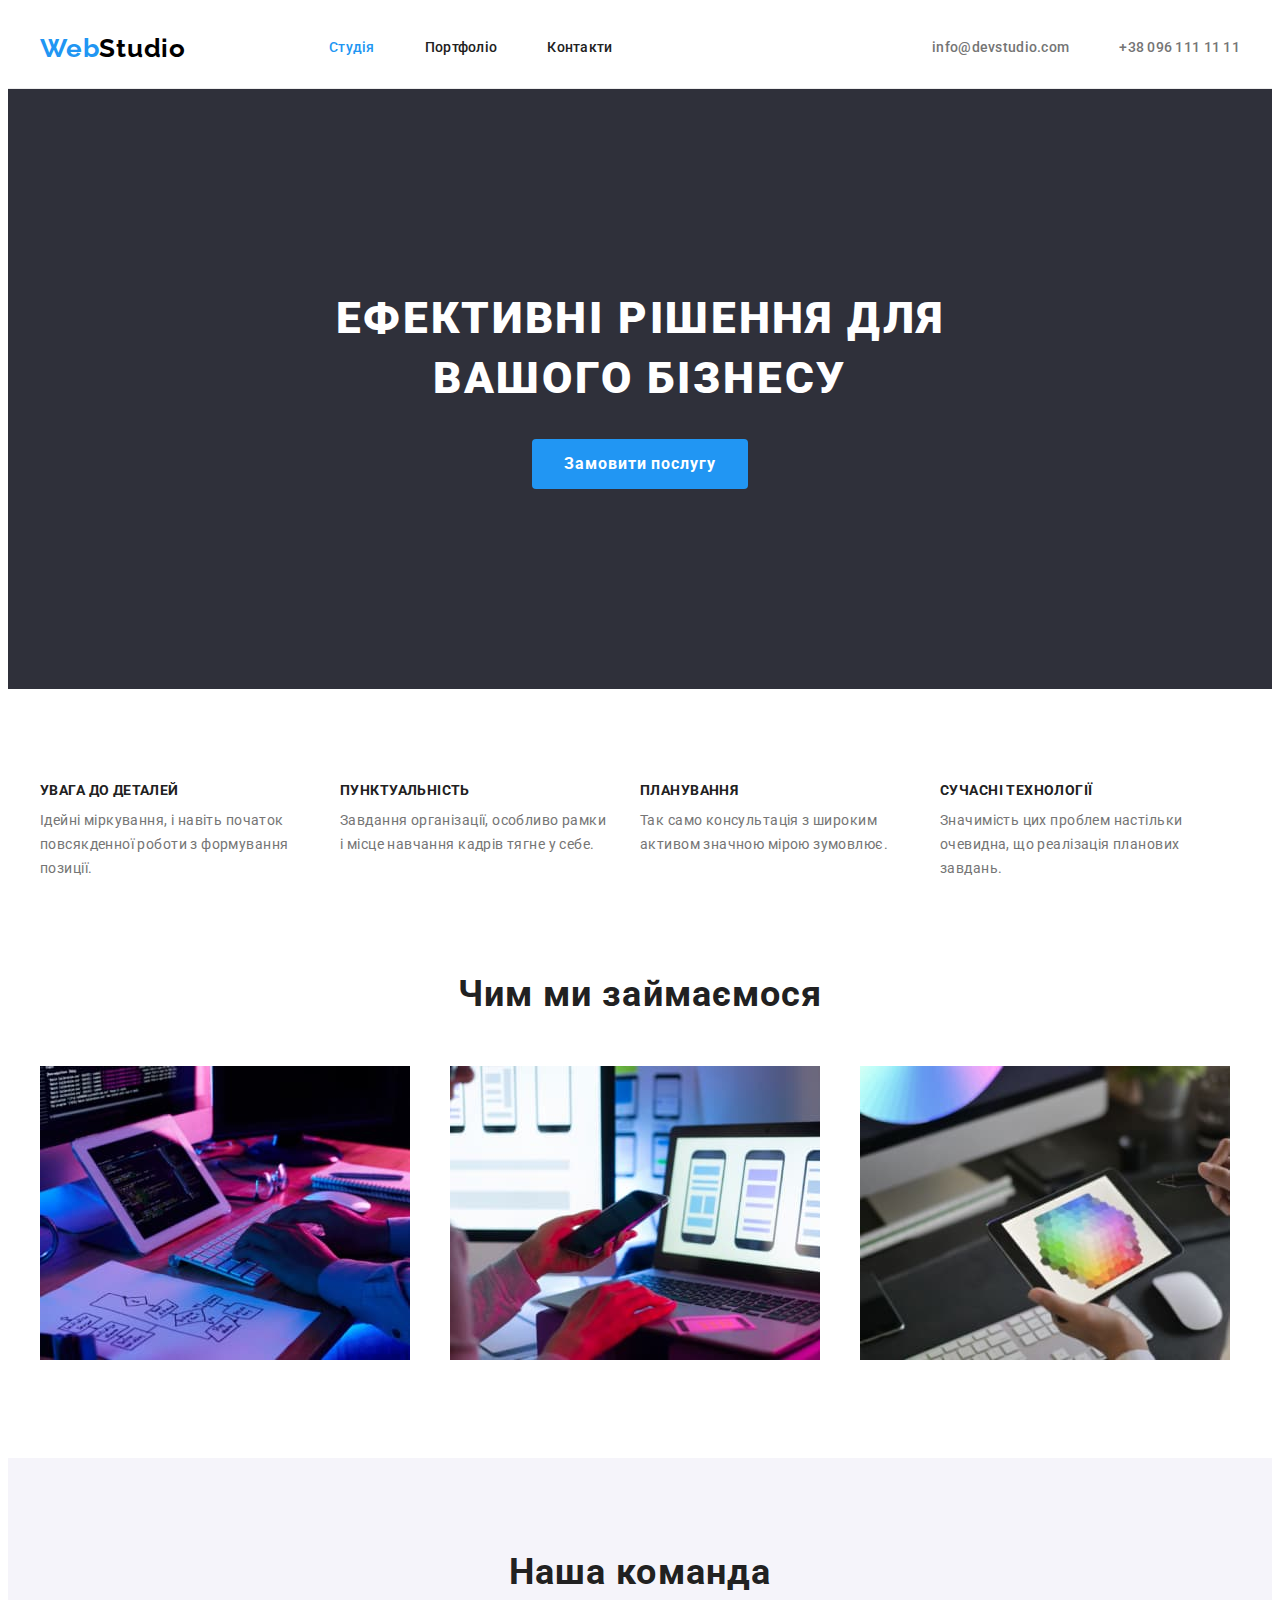
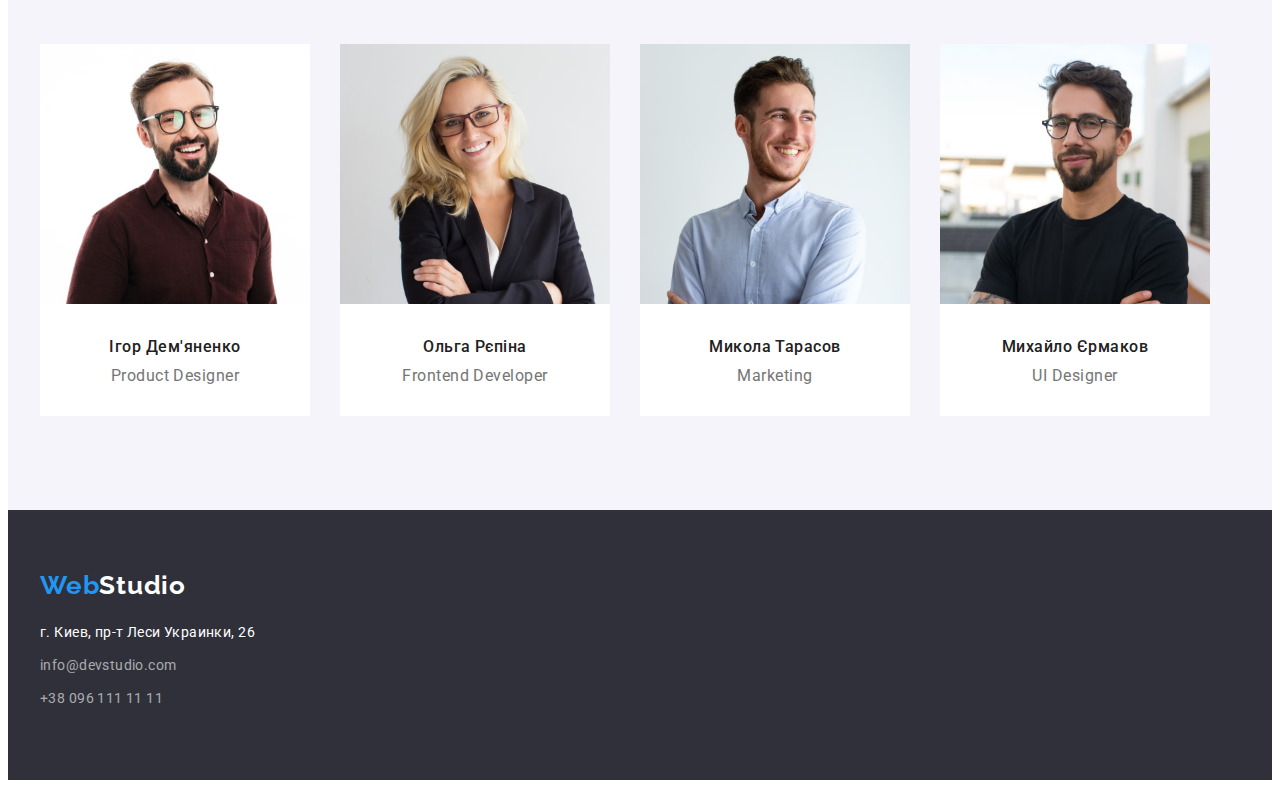
<file: index.html>
<!DOCTYPE html>
<html lang="uk">
  <head>
    <meta charset="UTF-8" />
    <meta http-equiv="X-UA-Compatible" content="IE=edge" />
    <meta name="viewport" content="width=device-width, initial-scale=1.0" />
    <link rel="preconnect" href="https://fonts.googleapis.com" />
    <link rel="preconnect" href="https://fonts.gstatic.com" crossorigin />
    <link
      href="https://fonts.googleapis.com/css2?family=Raleway:wght@700&family=Roboto:wght@400;500;700;900&display=swap"
      rel="stylesheet"
    />
    <link
      rel="stylesheet"
      href="https://cdnjs.cloudflare.com/ajax/libs/modern-normalize/1.1.0/modern-normalize.min.css"
      integrity="sha512-wpPYUAdjBVSE4KJnH1VR1HeZfpl1ub8YT/NKx4PuQ5NmX2tKuGu6U/JRp5y+Y8XG2tV+wKQpNHVUX03MfMFn9Q=="
      crossorigin="anonymous"
      referrerpolicy="no-referrer"
    />
    <link rel="stylesheet" href="./css/styles.css" />
    <title>WebStudio</title>
  </head>

  <body>
    <!-- Шапка сторінки -->
    <header class="header">
      <div class="header-container container">
        <nav class="site-nav">
          <a class="logo" href="./index.html"
            >Web<span class="accent">Studio</span>
          </a>
          <ul class="site-nav list">
            <li class="site-nav item">
              <a href="./index.html" class="nav-link link current">Студія</a>
            </li>
            <li class="site-nav item">
              <a href="./portfolio.html" class="nav-link link">Портфоліо</a>
            </li>
            <li class="site-nav item">
              <a href="#" class="nav-link link">Контакти</a>
            </li>
          </ul>
        </nav>
        <ul class="auth-nav list">
          <li class="auth-nav item">
            <a href="mailto:info@devstudio.com" class="auth-link link"
              >info@devstudio.com</a
            >
          </li>
          <li class="auth-nav item">
            <a href="tel:+380961111111" class="auth-link link"
              >+38 096 111 11 11</a
            >
          </li>
        </ul>
      </div>
    </header>
    <main>
      <!-- Секція герой -->
      <section class="hero section">
        <h1 class="hero-title">Ефективні рішення для вашого бізнесу</h1>
        <button type="button" class="hero-btn">Замовити послугу</button>
      </section>
      <!-- Можливості студії -->
      <section class="studio section">
        <div class="container">
          <h2 class="visually-hidden">Презенцація можливостей студії</h2>
          <ul class="studio-list list">
            <li class="studio-item">
              <h3 class="studio-title">увага до деталей</h3>
              <p class="studio-text">
                Ідейні міркування, і навіть початок повсякденної роботи з
                формування позиції.
              </p>
            </li>
            <li class="studio-item">
              <h3 class="studio-title">пунктуальність</h3>
              <p class="studio-text">
                Завдання організації, особливо рамки і місце навчання кадрів
                тягне у себе.
              </p>
            </li>
            <li class="studio-item">
              <h3 class="studio-title">планування</h3>
              <p class="studio-text">
                Так само консультація з широким активом значною мірою зумовлює.
              </p>
            </li>
            <li class="studio-item">
              <h3 class="studio-title">сучасні технології</h3>
              <p class="studio-text">
                Значимість цих проблем настільки очевидна, що реалізація
                планових завдань.
              </p>
            </li>
          </ul>
        </div>
      </section>
      <!-- Приклади робіт -->
      <section class="work-examp section">
        <div class="container">
          <h2 class="work-examp-title">Чим ми займаємося</h2>
          <ul class="work-examp-list list">
            <li class="work-examp-item">
              <img
                src="./images/img_1.jpg"
                alt="Зображення рук на клавіатурі"
                width="370"
              />
            </li>
            <li class="work-examp-item">
              <img
                src="./images/img_2.jpg"
                alt="Зображення смартфону та ноубуку на робочомі столі"
                width="370"
              />
            </li>
            <li class="work-examp-item">
              <img src="./images/img_3.jpg" alt="Планшет у руках" width="370" />
            </li>
          </ul>
        </div>
      </section>
      <!-- Команда -->
      <section class="team section">
        <h2 class="team-main-title">Наша команда</h2>
        <div class="team-container container">
          <ul class="team-list list">
            <li class="team-item">
              <img
                class="img-foto"
                src="./images/img_people_1.jpg"
                alt="Product Designer"
                width="270"
              />
              <h3 class="team-title">Ігор Дем'яненко</h3>
              <p class="team-pos" lang="en">Product Designer</p>
            </li>
            <li class="team-item">
              <img
                class="img-foto"
                src="./images/img_people_2.jpg"
                alt="Ольга Рєпіна"
                width="270"
              />
              <h3 class="team-title">Ольга Рєпіна</h3>
              <p class="team-pos" lang="en">Frontend Developer</p>
            </li>
            <li class="team-item">
              <img
                class="img-foto"
                src="./images/img_people_3.jpg"
                alt="Микола Тарасов"
                width="270"
              />
              <h3 class="team-title">Микола Тарасов</h3>
              <p class="team-pos" lang="en">Marketing</p>
            </li>
            <li class="team-item">
              <img
                class="img-foto"
                src="./images/img_people_4.jpg"
                alt="Михайло Єрмаков"
                width="270"
              />
              <h3 class="team-title">Михайло Єрмаков</h3>
              <p class="team-pos" lang="en">UI Designer</p>
            </li>
          </ul>
        </div>
      </section>
    </main>

    <!-- Футер -->
    <footer class="footer section">
      <div class="container">
        <a class="footer-logo" href="./index.html"
          >Web<span class="accent-footer">Studio</span>
        </a>

        <!-- <a href="./index.html">Web <span>Studio</span> </a> -->
        <address class="footer-data">
          <ul class="footer-list list">
            <li class="footer-item">
              <a
                class="footer-adres link"
                href="https://goo.gl/maps/CPtrU1FHBa2aNyZL9"
                target="_blank"
                rel="noopener noreferrer nofollow"
                >г. Киев, пр-т Леси Украинки, 26</a
              >
            </li>
            <li class="footer-item">
              <a class="footer-nav link" href="mailto:info@devstudio.com"
                >info@devstudio.com</a
              >
            </li>
            <li class="footer-item">
              <a class="footer-nav link" href="tel:+380961111111"
                >+38 096 111 11 11</a
              >
            </li>
          </ul>
        </address>
      </div>
    </footer>
  </body>
</html>
</file>
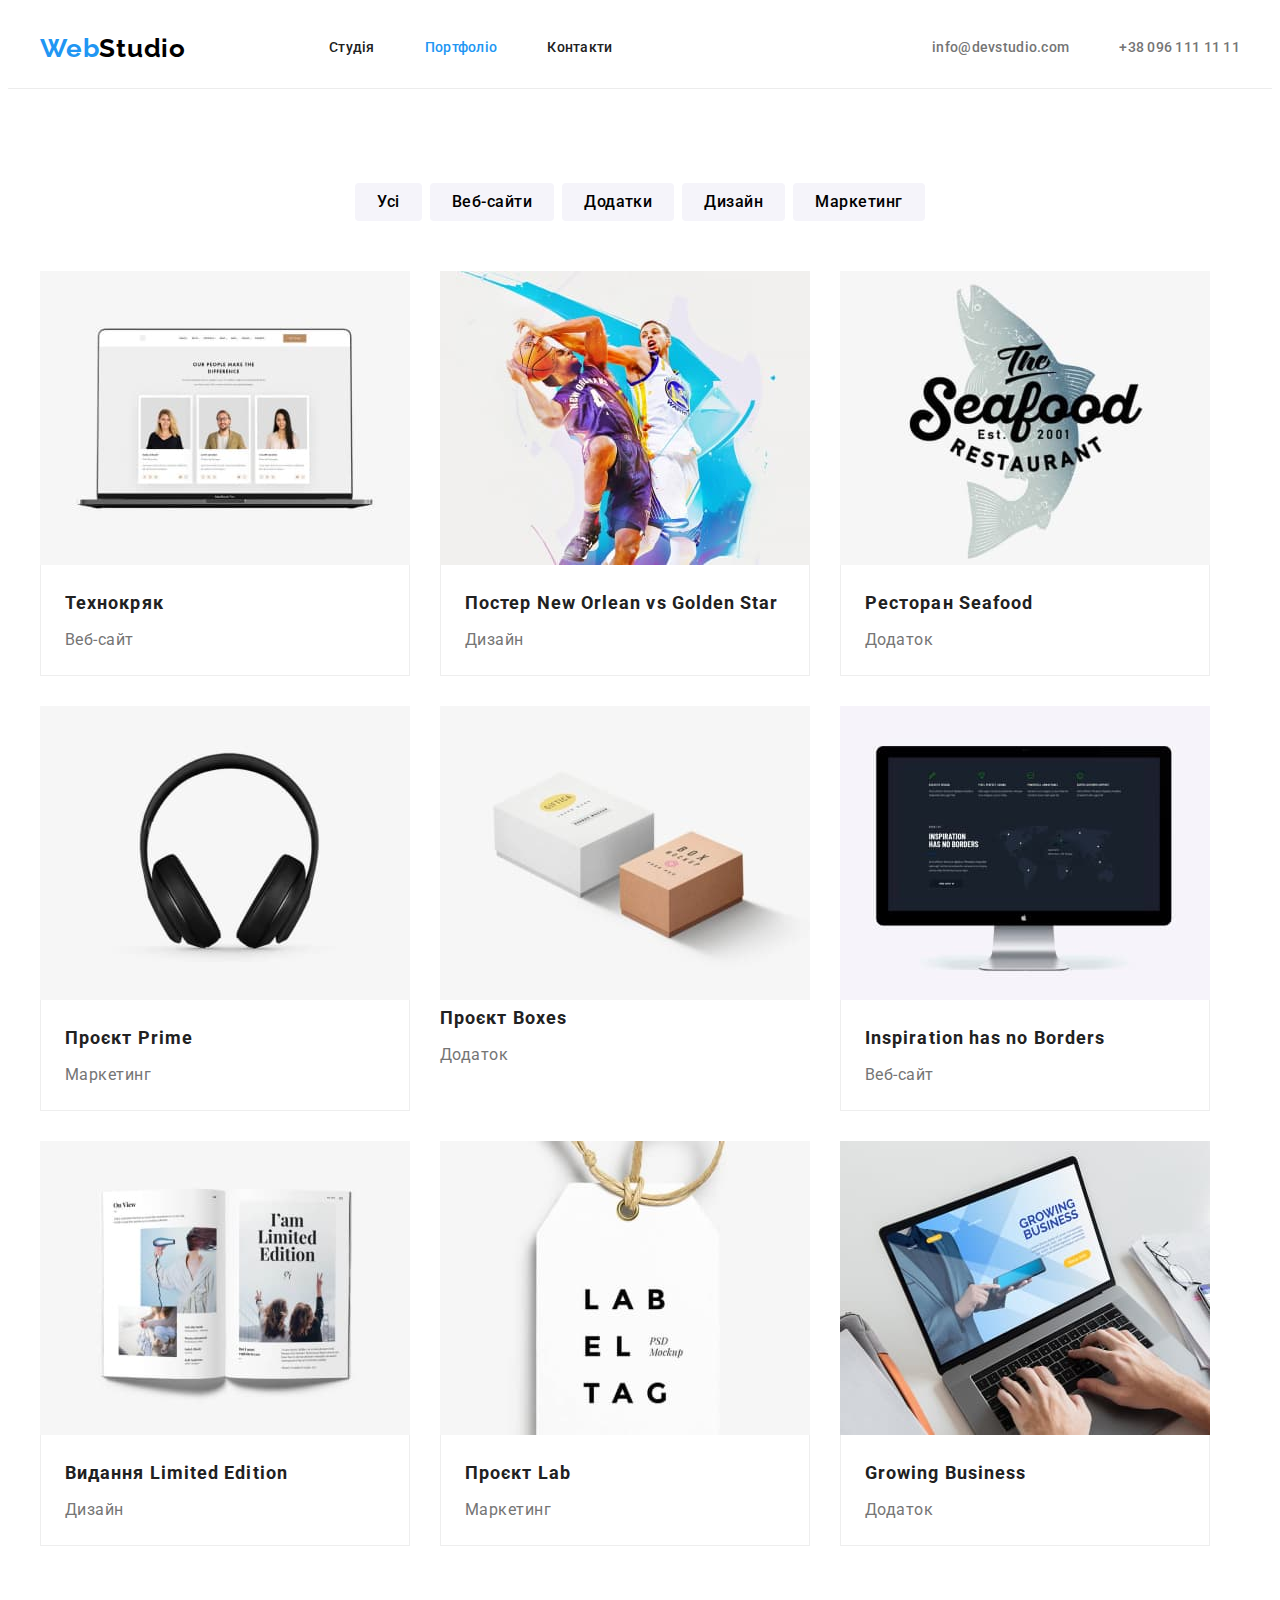
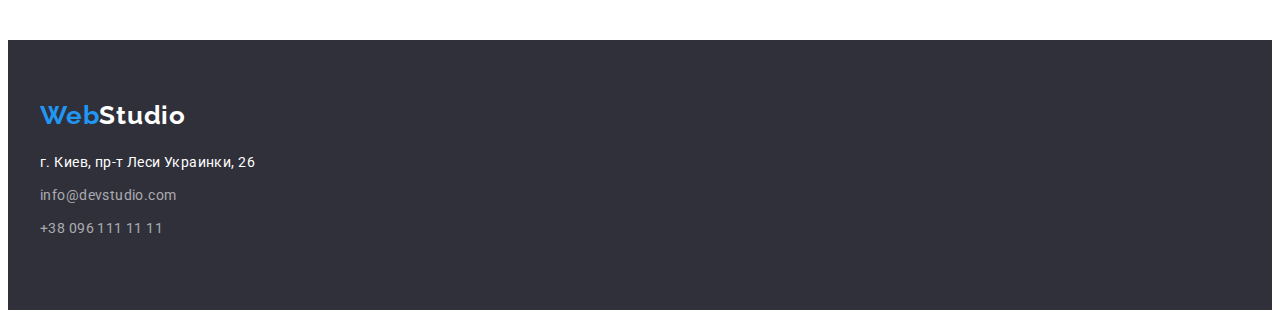
<file: portfolio.html>
<!DOCTYPE html>
<html lang="uk">
  <head>
    <meta charset="UTF-8" />
    <meta http-equiv="X-UA-Compatible" content="IE=edge" />
    <meta name="viewport" content="width=device-width, initial-scale=1.0" />
    <link rel="preconnect" href="https://fonts.googleapis.com" />
    <link rel="preconnect" href="https://fonts.gstatic.com" crossorigin />
    <link
      href="https://fonts.googleapis.com/css2?family=Raleway:wght@700&family=Roboto:wght@400;500;700;900&display=swap"
      rel="stylesheet"
    />
    <link
      rel="stylesheet"
      href="https://cdnjs.cloudflare.com/ajax/libs/modern-normalize/1.1.0/modern-normalize.min.css"
      integrity="sha512-wpPYUAdjBVSE4KJnH1VR1HeZfpl1ub8YT/NKx4PuQ5NmX2tKuGu6U/JRp5y+Y8XG2tV+wKQpNHVUX03MfMFn9Q=="
      crossorigin="anonymous"
      referrerpolicy="no-referrer"
    />
    <link rel="stylesheet" href="./css/styles.css" />
    <title>Portfolio</title>
  </head>
  <body>
    <!-- Шапка сторінки-->
    <header class="header">
      <div class="header-container container">
        <nav class="site-nav">
          <a class="logo" href="./index.html"
            >Web<span class="accent">Studio</span>
          </a>
          <ul class="site-nav list">
            <li class="site-nav item">
              <a href="./index.html" class="nav-link link">Студія</a>
            </li>
            <li class="site-nav item">
              <a href="./portfolio.html" class="nav-link link current"
                >Портфоліо</a
              >
            </li>
            <li class="site-nav item">
              <a href="#" class="nav-link link">Контакти</a>
            </li>
          </ul>
        </nav>
        <ul class="auth-nav list">
          <li class="auth-nav item">
            <a href="mailto:info@devstudio.com" class="auth-link link"
              >info@devstudio.com</a
            >
          </li>
          <li class="auth-nav item">
            <a href="tel:+380961111111" class="auth-link link"
              >+38 096 111 11 11</a
            >
          </li>
        </ul>
      </div>
    </header>
    <main>
      <!-- Main section -->
      <section class="portfolio section">
        <div class="container">
          <!-- Filters -->
          <h1 class="visually-hidden">Приклади робіт</h1>
          <ul class="filters-list list">
            <li class="filters-item">
              <button type="button" class="filters-btn">Усі</button>
            </li>
            <li class="filters-item">
              <button type="button" class="filters-btn">Веб-сайти</button>
            </li>
            <li class="filters-item">
              <button type="button" class="filters-btn">Додатки</button>
            </li>
            <li class="filters-item">
              <button type="button" class="filters-btn">Дизайн</button>
            </li>
            <li class="filters-item">
              <button type="button" class="filters-btn">Маркетинг</button>
            </li>
          </ul>

          <!-- Image list -->

          <ul class="img-list list">
            <li class="img-item">
              <a href="#" class="img-link link"
                ><img
                  class="filters-img"
                  src="./images/all_1.jpg"
                  alt="Ноутбук"
                  width="370"
                />
                <div class="image-wrap">
                  <h2 class="img-title">Технокряк</h2>
                  <p class="img-text">Веб-сайт</p>
                </div>
              </a>
            </li>
            <li class="img-item">
              <a href="#" class="img-link link"
                ><img
                  class="filters-img"
                  src="./images/all_2.jpg"
                  alt="Баскетболісти"
                  width="370"
                />
                <div class="image-wrap">
                  <h2 class="img-title">
                    Постер <span lang="en">New Orlean vs Golden Star</span>
                  </h2>
                  <p class="img-text">Дизайн</p>
                </div></a
              >
            </li>
            <li class="img-item">
              <a href="#" class="img-link link"
                ><img
                  class="filters-img"
                  src="./images/all_3.jpg"
                  alt="Емблема ресторану морепродуктів"
                  width="370"
                />
                <div class="image-wrap">
                  <h2 class="img-title">
                    Ресторан <span lang="en">Seafood </span>
                  </h2>
                  <p class="img-text">Додаток</p>
                </div>
              </a>
            </li>
            <li class="img-item">
              <a href="#" class="img-link link"
                ><img
                  class="filters-img"
                  src="./images/all_4.jpg"
                  alt="Наушники"
                  width="370"
                />
                <div class="image-wrap">
                  <h2 class="img-title">
                    Проєкт <span lang="en"> Prime </span>
                  </h2>
                  <p class="img-text">Маркетинг</p>
                </div>
              </a>
            </li>
            <li class="img-item">
              <a href="#" class="img-link link"
                ><img
                  class="filters-img"
                  src="./images/all_5.jpg"
                  alt="Картоні коробки"
                  width="370"
                />
                <h2 class="img-title">Проєкт <span lang="en">Boxes</span></h2>
                <p class="img-text">Додаток</p></a
              >
            </li>
            <li class="img-item">
              <a href="#" class="img-link link"
                ><img
                  class="filters-img"
                  src="./images/all_6.jpg"
                  alt="Монітор"
                  width="370"
                />
                <div class="image-wrap">
                  <h2 class="img-title" lang="en">
                    Inspiration has no Borders
                  </h2>
                  <p class="img-text">Веб-сайт</p>
                </div>
              </a>
            </li>
            <li class="img-item">
              <a href="#" class="img-link link"
                ><img
                  class="filters-img"
                  src="./images/all_7.jpg"
                  alt="Розгорнути книга"
                  width="370"
                />
                <div class="image-wrap">
                  <h2 class="img-title">
                    Видання <span lang="en">Limited Edition</span>
                  </h2>
                  <p class="img-text">Дизайн</p>
                </div>
              </a>
            </li>
            <li class="img-item">
              <a href="#" class="img-link link"
                ><img
                  class="filters-img"
                  src="./images/all_8.jpg"
                  alt="Ярлик на мотузці"
                  width="370"
                />
                <div class="image-wrap">
                  <h2 class="img-title">Проєкт <span lang="en">Lab</span></h2>
                  <p class="img-text">Маркетинг</p>
                </div>
              </a>
            </li>
            <li class="img-item">
              <a href="#" class="img-link link"
                ><img
                  class="filters-img"
                  src="./images/all_9.jpg"
                  alt="Набір тексту на ноутбуці"
                  width="370"
                />
                <div class="image-wrap">
                  <h2 class="img-title" lang="en">Growing Business</h2>
                  <p class="img-text">Додаток</p>
                </div>
              </a>
            </li>
          </ul>
        </div>
      </section>
    </main>
    <footer class="footer section">
      <div class="container">
        <a class="footer-logo" href="./index.html"
          >Web<span class="accent-footer">Studio</span>
        </a>

        <!-- <a href="./index.html">Web <span>Studio</span> </a> -->
        <address class="footer-data">
          <ul class="footer-list list">
            <li class="footer-item">
              <a
                class="footer-adres link"
                href="https://goo.gl/maps/CPtrU1FHBa2aNyZL9"
                target="_blank"
                rel="noopener noreferrer nofollow"
                >г. Киев, пр-т Леси Украинки, 26</a
              >
            </li>
            <li class="footer-item">
              <a class="footer-nav link" href="mailto:info@devstudio.com"
                >info@devstudio.com</a
              >
            </li>
            <li class="footer-item">
              <a class="footer-nav link" href="tel:+380961111111"
                >+38 096 111 11 11</a
              >
            </li>
          </ul>
        </address>
      </div>
    </footer>
  </body>
</html>
</file>
<file: css/styles.css>
body {
  font-family: "Roboto", sans-serif;
  color: #212121;
  background: #ffffff;
}

:root {
  --text-nav-link-color: #212121;
  --text-nav-link-hover-color: #2196f3;
  --auth-link-color: #757575;
  --hero-title-color: #ffffff;
  --hero-btn-hover-background-color: #188ce8;
  --team-background-color: #f5f4fa;
  --footer-nav-color: rgba(255, 255, 255, 0.6);
  --accent-color: #000000;
  --hero-bacground-color: #2f303a;
  --header-border_bottom-color: #ececec;
  --portfolio-border-color: #eeeeee;
}

.list {
  list-style: none;
  margin: 0;
  padding: 0;
}

.link {
  text-decoration: none;
  font-style: normal;
  margin: 0;
  padding: 0;
}

p,
h1,
h2,
h3,
h4,
h5,
h6 {
  margin: 0;
}

ul,
ol {
  margin: 0;
  padding-left: 0;
}

.container {
  width: 1200px;
  padding-left: 15px;
  padding-right: 15px;
  /* outline: 2px solid red; */
  margin: 0 auto;
}

.section {
  padding-top: 94px;
  padding-bottom: 94px;
}

.visually-hidden {
  position: absolute;
  white-space: nowrap;
  width: 1px;
  height: 1px;
  overflow: hidden;
  border: 0;
  padding: 0;
  clip: rect(0 0 0 0);
  clip-path: inset(50%);
  margin: -1px;
}

.logo,
.accent {
  text-decoration: none;
}

/* Site Nav */
.header {
  border-bottom: 1px solid var(--header-border_bottom-color);
}

.header-container {
  display: flex;
}

.logo {
  display: inline-block;
  font-family: "Raleway";
  font-style: normal;
  font-weight: 700;
  font-size: 26px;
  line-height: 1.19;
  letter-spacing: 0.03em;
  color: var(--text-nav-link-hover-color);
  padding-top: 25px;
  padding-bottom: 24px;
}

.accent {
  display: inline-block;
  font-family: "Raleway";
  font-style: normal;
  font-weight: 700;
  font-size: 26px;
  line-height: 1.19;
  letter-spacing: 0.03em;
  color: var(--accent-color);
  margin-right: 93px;
}

.nav-link {
  display: block;
  padding-top: 32px;
  padding-bottom: 32px;
  font-weight: 500;
  font-style: normal;
  font-size: 14px;
  line-height: 1.14;
  letter-spacing: 0.02em;
  color: var(--text-nav-link-color);
}

.nav-link:hover,
.nav-link:focus {
  color: var(--text-nav-link-hover-color);
}

.site-nav {
  display: flex;
  align-items: center;
  gap: 50px;
}

.site-nav .link.current {
  color: var(--text-nav-link-hover-color);
}

/* .auth-nav */

.auth-nav {
  display: flex;
  align-items: center;
  margin-left: auto;
}
.auth-nav .item + .item {
  margin-left: 50px;
}

.auth-link {
  display: block;
  font-style: normal;
  font-weight: 500;
  font-size: 14px;
  line-height: 1.14;
  letter-spacing: 0.02em;
  color: var(--auth-link-color);
  padding-top: 32px;
  padding-bottom: 32px;
}

.auth-link:hover,
.auth-link:focus {
  color: var(--text-nav-link-hover-color);
}

/* Головний герой */

.hero {
  margin: 0 auto;
  max-width: 1600px;
  text-align: center;
  padding-top: 200px;
  padding-bottom: 200px;
  background: var(--hero-bacground-color);
}

.hero-title {
  font-weight: 900;
  font-size: 44px;
  line-height: 1.36;
  text-align: center;
  letter-spacing: 0.06em;
  text-transform: uppercase;
  color: var(--hero-title-color);
  max-width: 696px;
  margin: 0 auto 30px auto;
}

.hero-btn {
  display: block;
  font-family: Roboto, sans-serif;
  font-style: normal;
  font-weight: 700;
  font-size: 16px;
  line-height: 1.88;
  text-align: center;
  letter-spacing: 0.06em;
  color: var(--hero-title-color);
  background-color: var(--text-nav-link-hover-color);
  cursor: pointer;
  border-radius: 4px;
  border: none;
  padding: 10px 32px;
  margin: 0 auto;
}

.hero-btn:hover,
.hero-btn:focus {
  background-color: var(--hero-btn-hover-background-color);
}

/* Можливості студії */

.studio-title {
  font-weight: 700;
  font-size: 14px;
  line-height: 1.14;
  letter-spacing: 0.03em;
  text-transform: uppercase;
  margin-bottom: 10px;
}

.studio-list {
  display: flex;
  gap: 30px;
}

.studio-text {
  max-width: 270px;
  font-weight: 400;
  font-size: 14px;
  line-height: 1.71;
  letter-spacing: 0.03em;
  color: var(--auth-link-color);
}

/* Приклади робіт */

.work-examp {
  padding-top: 0;
  padding-bottom: 94px;
}

.work-examp-title {
  font-weight: 700;
  font-size: 36px;
  line-height: 1.16;
  text-align: center;
  letter-spacing: 0.03em;
  margin-bottom: 50px;
}

.work-examp-list {
  display: flex;
  gap: 30px;
}

.work-examp-item {
  width: calc((100% - 60px) / 3);
}

/* Команда */
.team {
  background: var(--team-background-color);
}

.team-container {
  display: flex;
}

.team-main-title {
  text-align: center;
  font-weight: 700;
  font-size: 36px;
  line-height: 1.16;
  letter-spacing: 0.03em;
  margin-bottom: 50px;
}

.team-item {
  background-color: var(--hero-title-color);
  width: calc((100% - 90px) / 4);
}

.img-foto {
  margin-bottom: 30px;
}

.team-title {
  font-weight: 500;
  font-size: 16px;
  line-height: 1.18;
  text-align: center;
  letter-spacing: 0.03em;
  margin-bottom: 10px;
}

.team-list {
  display: flex;
  gap: 30px;
}

.team-pos {
  font-weight: 400;
  font-size: 16px;
  line-height: 1.18;
  text-align: center;
  letter-spacing: 0.03em;
  color: var(--auth-link-color);
  padding-bottom: 30px;
}

/* footer */
.footer {
  padding-top: 60px;
  padding-bottom: 60px;
  background: var(--hero-bacground-color);
}

.footer-logo {
  text-decoration: none;
  display: inline-block;
  font-family: "Raleway";
  font-style: normal;
  font-weight: 700;
  font-size: 26px;
  line-height: 31px;
  letter-spacing: 0.03em;
  color: var(--text-nav-link-hover-color);

  margin-bottom: 20px;
}

.accent-footer {
  display: inline-block;
  font-family: "Raleway";
  font-style: normal;
  font-weight: 700;
  font-size: 26px;
  line-height: 1.19;
  letter-spacing: 0.03em;
  color: var(--hero-title-color);
}

.footer-adres {
  display: inline-block;
  font-weight: 400;
  font-style: normal;
  font-size: 14px;
  line-height: 1.71;
  letter-spacing: 0.03em;
  color: var(--hero-title-color);
  margin-bottom: 9px;
}

.footer-adres:hover,
.footer-adres:focus {
  color: var(--text-nav-link-hover-color);
}

.footer-nav {
  display: inline-block;
  text-decoration: none;
  font-weight: 400;
  font-size: 14px;
  line-height: 1.71;
  letter-spacing: 0.03em;
  color: var(--footer-nav-color);
  margin-bottom: 9px;
}

.footer-nav:hover,
.footer-nav:focus {
  color: var(--text-nav-link-hover-color);
}

/* Portfolio */

.filters-btn {
  display: inline-block;
  font-family: Roboto, sans-serif;
  font-weight: 500;
  font-size: 16px;
  line-height: 1.62;
  text-align: center;
  letter-spacing: 0.03em;
  cursor: pointer;
  color: var(text-nav-link-color);
  background-color: var(--team-background-color);
  border-radius: 4px;
  padding: 6px 22px;
  border: transparent;
}

.filters-btn:hover,
.filters-btn:focus {
  color: var(--hero-title-color);
  background-color: var(--text-nav-link-hover-color);
}

.filters-list {
  display: flex;
  gap: 8px;
  justify-content: center;
  margin-bottom: 50px;
}

/* image list content */

.img-list {
  display: flex;
  flex-wrap: wrap;
  row-gap: 30px;
  column-gap: 30px;
}

.filters-img {
  display: block;
}

.image-wrap {
  padding: 20px 24px;
  border: 1px solid var(--portfolio-border-color);
  border-top: none;
}

.img-title {
  display: block;
  font-weight: 700;
  font-size: 18px;
  line-height: 2;
  letter-spacing: 0.06em;
  color: var(--text-nav-link-color);
  /* max-width: 322px; */
  margin-bottom: 4px;
}

.img-text {
  display: block;
  font-weight: 400;
  font-size: 16px;
  line-height: 1.88;
  letter-spacing: 0.03em;
  color: var(--auth-link-color);
}

.img-item {
  flex-basis: calc(100% / 3 -60px);
}
</file>
